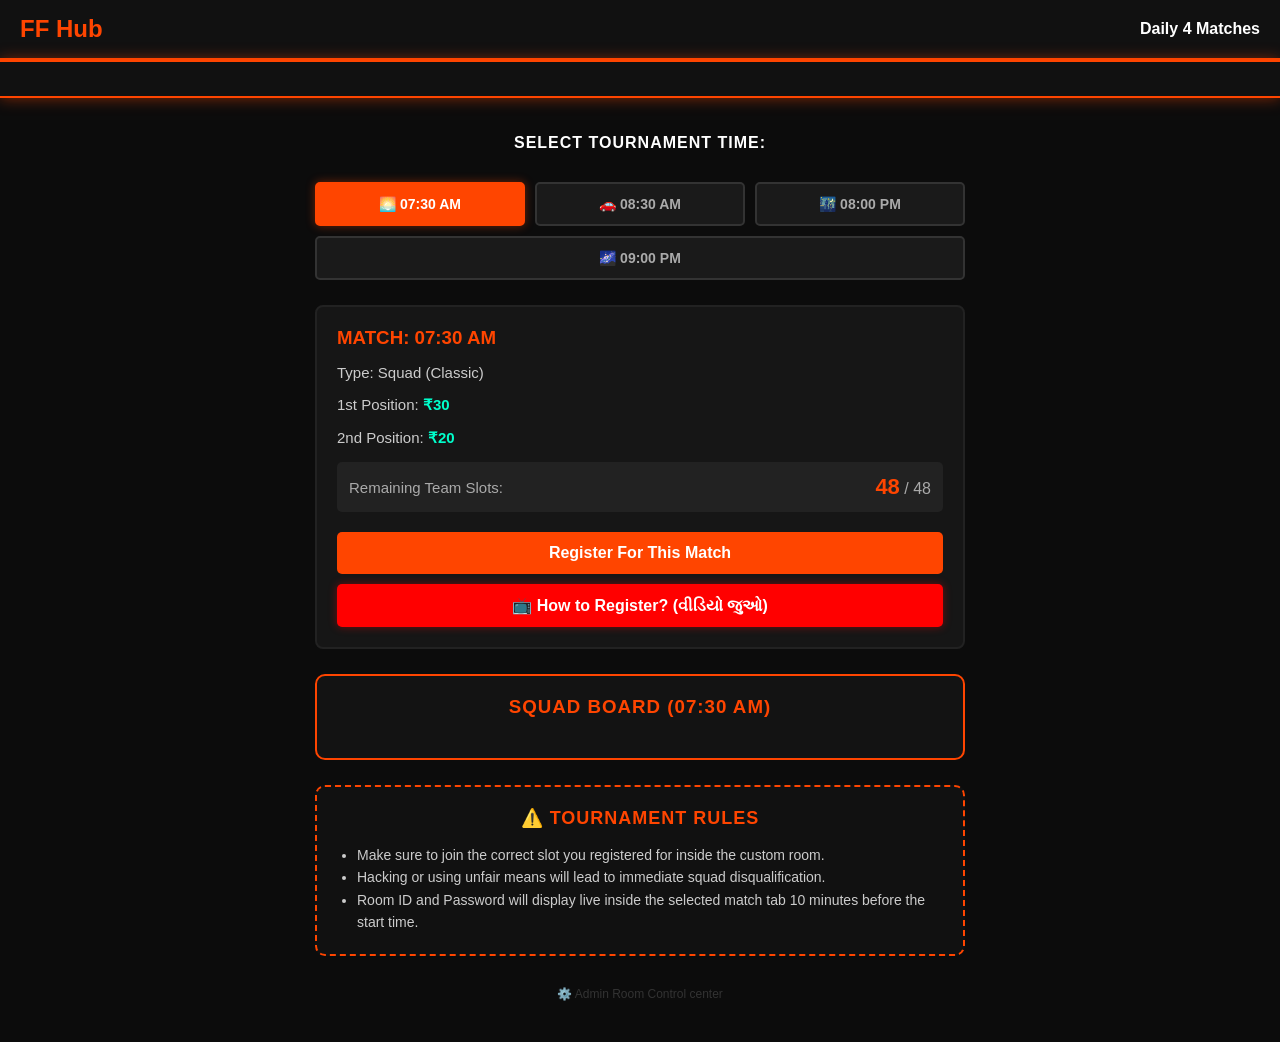
<file: index.html>
<!DOCTYPE html>
<html lang="en">
<head>
    <meta charset="UTF-8">
    <meta name="viewport" content="width=device-width, initial-scale=1.0">
    <title>Free Fire Daily 4 Tournaments</title>
    <style>
        /* Base Reset & Colors */
        body {
            background-color: #0c0c0c;
            color: #fff;
            font-family: Arial, sans-serif;
            margin: 0;
            padding: 0;
        }

        /* Ticker Style */
        .ticker-wrap {
            width: 100%;
            background: #111;
            border-top: 2px solid #ff4500;
            border-bottom: 2px solid #ff4500;
            padding: 8px 0;
            box-shadow: 0 0 15px rgba(255, 69, 0, 0.5);
            overflow: hidden;
            box-sizing: border-box;
        }
        
        .ticker {
            display: inline-block;
            white-space: nowrap;
            padding-left: 100%;
            animation: marquee 15s linear infinite;
            color: #fff;
            font-weight: bold;
            font-size: 14px;
            letter-spacing: 1px;
        }
        
        .ticker span {
            color: #ff4500;
            text-shadow: 0 0 5px #ff4500;
        }

        @keyframes marquee {
            0% { transform: translate3d(0, 0, 0); }
            100% { transform: translate3d(-100%, 0, 0); }
        }

        /* Time Selection Tabs */
        .time-tabs-container {
            display: flex;
            justify-content: center;
            gap: 10px;
            margin-top: 20px;
            width: 95%;
            max-width: 650px;
            flex-wrap: wrap;
        }

        .time-tab {
            background-color: #1a1a1a;
            color: #aaa;
            border: 2px solid #333;
            padding: 12px 15px;
            border-radius: 5px;
            cursor: pointer;
            font-weight: bold;
            font-size: 14px;
            transition: all 0.3s;
            text-align: center;
            flex: 1;
            min-width: 130px;
        }

        .time-tab.active {
            background-color: #ff4500;
            color: #fff;
            border-color: #ff4500;
            box-shadow: 0 0 10px rgba(255, 69, 0, 0.4);
        }

        /* Matches Box Layout */
        .login-box {
            background-color: #161616;
            border: 2px solid #222;
            border-radius: 8px;
            width: 95%; 
            max-width: 650px; 
            padding: 20px; 
            margin-top: 25px; 
            box-sizing: border-box;
        }

        .btn {
            background-color: #ff4500;
            color: white;
            border: none;
            padding: 12px;
            font-size: 16px;
            font-weight: bold;
            border-radius: 5px;
            cursor: pointer;
            transition: background 0.2s;
            text-align: center;
            text-decoration: none;
            display: block;
        }
        .btn:hover {
            background-color: #e03d00;
        }

        .btn-yt {
            background-color: #ff0000;
            margin-top: 10px;
            box-shadow: 0 0 8px rgba(255, 0, 0, 0.4);
        }
        .btn-yt:hover {
            background-color: #cc0000;
        }

        /* Live Room Box */
        .room-details-box {
            width: 95%;
            max-width: 650px;
            background: linear-gradient(145deg, #1e1e1e, #111);
            border: 2px solid #00ffcc;
            border-radius: 10px;
            padding: 15px;
            margin-top: 20px;
            box-shadow: 0 0 20px rgba(0, 255, 204, 0.3);
            text-align: center;
            box-sizing: border-box;
            display: none;
        }

        .room-details-box h4 {
            color: #00ffcc;
            margin: 0 0 10px 0;
            text-transform: uppercase;
            letter-spacing: 2px;
            font-size: 16px;
        }

        .room-info-flex {
            display: flex;
            justify-content: space-around;
            align-items: center;
            flex-wrap: wrap;
            gap: 10px;
        }

        .room-field {
            font-size: 18px;
            color: #fff;
            background: #222;
            padding: 8px 20px;
            border-radius: 5px;
            border: 1px solid #333;
        }

        .room-field span {
            color: #00ffcc;
            font-weight: bold;
        }

        /* Slots Dashboard Layout */
        .slots-container {
            width: 95%;
            max-width: 650px;
            margin-top: 25px;
            background-color: #131313;
            border: 2px solid #ff4500;
            border-radius: 10px;
            padding: 20px;
            box-sizing: border-box;
        }
        
        .squads-list {
            margin-top: 20px;
            max-height: 500px;
            overflow-y: auto;
            padding-right: 5px;
        }
        
        .squad-card {
            background-color: #1a1a1a;
            border: 2px solid #252525;
            border-radius: 8px;
            margin-bottom: 20px;
            padding: 15px;
        }
        
        .squad-header {
            color: #ff4500;
            font-size: 18px;
            font-weight: bold;
            border-bottom: 2px solid #ff4500;
            padding-bottom: 6px;
            margin-bottom: 12px;
            text-transform: uppercase;
            letter-spacing: 1px;
        }

        .player-row {
            display: flex;
            flex-direction: column;
            gap: 8px;
        }
        
        .player-box {
            background-color: #0e0e0e;
            border: 1px dashed #333;
            border-radius: 6px;
            padding: 10px 15px;
            display: flex;
            align-items: center;
            justify-content: space-between;
            font-size: 14px;
            color: #aaa;
        }
        
        .player-box.occupied {
            background-color: #2d1a12;
            border: 1px solid #ff4500;
            color: #fff;
        }

        .player-info-left {
            display: flex;
            align-items: center;
            gap: 20px;
            flex-grow: 1;
        }
        
        .p-num {
            color: #777;
            font-size: 12px;
            min-width: 70px;
        }
        
        .p-name {
            color: #fff;
            font-weight: bold;
            font-size: 16px;
        }
        
        .p-uid {
            color: #ff4500;
            font-size: 12px;
            background-color: rgba(255, 69, 0, 0.1);
            padding: 2px 8px;
            border-radius: 4px;
            border: 1px solid rgba(255, 69, 0, 0.2);
        }

        .remove-btn {
            color: #ff4500;
            cursor: pointer;
            font-weight: bold;
            font-size: 20px;
            padding: 0 10px;
        }

        .textbox input, .textbox select {
            width: 100%;
            padding: 12px;
            background: #222;
            border: 1px solid #333;
            color: white;
            font-size: 16px;
            border-radius: 5px;
            margin-bottom: 15px;
            box-sizing: border-box;
        }

        .notice-container {
            width: 95%;
            max-width: 650px;
            margin-top: 25px;
            margin-bottom: 30px;
            background-color: #111;
            border: 2px dashed #ff4500;
            border-radius: 10px;
            padding: 20px;
            box-sizing: border-box;
        }

        .admin-trigger {
            background: none;
            border: none;
            color: #333;
            cursor: pointer;
            font-size: 12px;
            margin-bottom: 20px;
        }
    </style>
</head>
<body>

    <!-- Header -->
    <header style="display: flex; justify-content: space-between; align-items: center; padding: 15px 20px; background-color: #111; border-bottom: 2px solid #ff4500;">
        <h2 style="color: #ff4500; margin: 0; font-family: sans-serif;">FF Hub</h2>
        <span style="color: #fff; font-weight: bold;">Daily 4 Matches</span>
    </header>

    <!-- Marquee News Ticker -->
    <div class="ticker-wrap">
        <div class="ticker">
            ⚠️ NOTICE: <span>4 Matches Everyday!</span> Select your time slot, check your squad board, and register to claim the prize! 🔥
        </div>
    </div>

    <!-- Main Workspace Dashboard -->
    <div style="padding: 20px; display: flex; justify-content: center; align-items: center; flex-direction: column;">
        
        <!-- Tournament Time Selector Buttons -->
        <h3 style="color: #fff; margin-bottom: 10px; font-family: sans-serif; letter-spacing: 1px; font-size: 16px;">SELECT TOURNAMENT TIME:</h3>
        
        <div class="time-tabs-container">
            <div class="time-tab active" onclick="switchMatch('T1')" id="tab-T1">🌅 07:30 AM</div>
            <div class="time-tab" onclick="switchMatch('T2')" id="tab-T2">🚗 08:30 AM</div>
            <div class="time-tab" onclick="switchMatch('T3')" id="tab-T3">🌃 08:00 PM</div>
            <div class="time-tab" onclick="switchMatch('T4')" id="tab-T4">🌌 09:00 PM</div>
        </div>

        <!-- Info Card Box Layout -->
        <div class="login-box">
            <h3 id="current-match-title" style="color: #ff4500; margin-top:0; margin-bottom: 15px; text-transform: uppercase;">Match: 07:30 AM</h3>
            <p style="color: #ccc; margin-bottom: 8px; font-size: 15px;">Type: Squad (Classic)</p>
            <p style="color: #ccc; margin-bottom: 8px; font-size: 15px;">1st Position: <span style="color: #00ffcc; font-weight: bold;">₹30</span></p>
            <p style="color: #ccc; margin-bottom: 15px; font-size: 15px;">2nd Position: <span style="color: #00ffcc; font-weight: bold;">₹20</span></p>
            
            <div style="background-color: #222; padding: 12px; border-radius: 5px; margin-bottom: 20px; display: flex; justify-content: space-between; align-items: center;">
                <span style="color: #aaa; font-size: 15px;">Remaining Team Slots:</span>
                <div>
                    <span id="slot-count" style="color: #ff4500; font-weight: bold; font-size: 22px;">48</span>
                    <span style="color: #aaa; font-size: 16px;"> / 48</span>
                </div>
            </div>

            <button class="btn" id="reg-btn" onclick="openRegistration()" style="width: 100%;">Register For This Match</button>
            
            <!-- YouTube Link Button Added Here -->
            <a href="https://youtu.be/iIOMNTNoShE?si=U7_HoGooPaZVWZ-b" target="_blank" class="btn btn-yt">📺 How to Register? (વીડિયો જુઓ)</a>
        </div>

        <!-- Live Custom Room Details Box -->
        <div class="room-details-box" id="live-room-box">
            <h4>⚔️ Custom Room Live Details ⚔️</h4>
            <div class="room-info-flex">
                <div class="room-field">Room ID: <span id="display-room-id">-------</span></div>
                <div class="room-field">Password: <span id="display-room-pass">-------</span></div>
            </div>
        </div>

        <!-- Dynamic Squad Layout Dashboard -->
        <div class="slots-container">
            <h3 id="board-title" style="color: #ff4500; margin: 0; text-align: center; text-transform: uppercase; letter-spacing: 1px;">Squad Board (07:30 AM)</h3>
            <div class="squads-list" id="squads-display-list">
                <!-- Injected dynamically by Javascript -->
            </div>
        </div>

        <!-- Rules Layout Sheet -->
        <div class="notice-container">
            <h3 style="color: #ff4500; margin: 0 0 15px 0; text-align: center; font-size: 18px; text-transform: uppercase; letter-spacing: 1px;">⚠️ Tournament Rules</h3>
            <ul style="color: #ccc; padding-left: 20px; font-size: 14px; line-height: 1.6; margin:0;">
                <li>Make sure to join the correct slot you registered for inside the custom room.</li>
                <li>Hacking or using unfair means will lead to immediate squad disqualification.</li>
                <li>Room ID and Password will display live inside the selected match tab 10 minutes before the start time.</li>
            </ul>
        </div>

        <!-- Secret Control Center Hook -->
        <button class="admin-trigger" onclick="openAdminPanel()">⚙️ Admin Room Control center</button>
    </div>

    <!-- Registration Window Modal Modal Overlay -->
    <div id="reg-modal" style="display: none; position: fixed; top: 0; left: 0; width: 100%; height: 100%; background-color: rgba(0,0,0,0.85); justify-content: center; align-items: center; z-index: 999;">
        <div class="login-box" style="width: 90%; max-width: 360px; padding: 25px;">
            <h3 id="modal-title" style="color: #ff4500; margin-bottom: 20px; font-size: 18px; text-align: center;">Join Squad</h3>
            
            <div class="textbox"><input type="text" id="player-name" placeholder="In-Game Name (IGN)"></div>
            <div class="textbox"><input type="number" id="player-uid" placeholder="Free Fire Fire UID"></div>
            <div class="textbox"><input type="password" id="player-pin" placeholder="Set Secret 4-Digit PIN" maxlength="4"></div>
            <div class="textbox"><select id="squad-select" onchange="updatePlayerDropdown()"></select></div>
            <div class="textbox"><select id="player-slot-select"></select></div>

            <button class="btn" onclick="submitRegistration()" style="margin-bottom: 10px; width: 100%;">Confirm & Join</button>
            <button class="btn" onclick="closeRegistration()" style="background-color: #333; width: 100%;">Cancel</button>
        </div>
    </div>

    <script>
        var totalSquads = 12;
        var playersPerSquad = 4;
        var adminPassword = "1234"; 
        var currentMatchKey = "T1";

        // Separate Object Database Architecture for 4 Different Pages Configuration
        var matchesDatabase = {
            T1: { title: "07:30 AM Match", label: "07:30 AM", roomId: "", roomPass: "", data: [] },
            T2: { title: "08:30 AM Match", label: "08:30 AM", roomId: "", roomPass: "", data: [] },
            T3: { title: "08:00 PM Match", label: "08:00 PM", roomId: "", roomPass: "", data: [] },
            T4: { title: "09:00 PM Match", label: "09:00 PM", roomId: "", roomPass: "", data: [] }
        };

        // Injects Fresh Arrays inside database
        for (var key in matchesDatabase) {
            for (var i = 0; i < totalSquads; i++) {
                matchesDatabase[key].data.push(new Array(playersPerSquad).fill(null));
            }
        }

        // Main Tab Switch Handler Trigger
        function switchMatch(key) {
            currentMatchKey = key;
            
            // Re-render Selection Buttons Status
            document.querySelectorAll('.time-tab').forEach(tab => tab.classList.remove('active'));
            document.getElementById('tab-' + key).classList.add('active');

            // Set Page Dynamic Header Information
            document.getElementById('current-match-title').innerText = "Match: " + matchesDatabase[key].label;
            document.getElementById('board-title').innerText = "Squad Board (" + matchesDatabase[key].label + ")";

            // Manage Custom Room Container State
            var roomBox = document.getElementById('live-room-box');
            if(matchesDatabase[key].roomId && matchesDatabase[key].roomPass) {
                document.getElementById('display-room-id').innerText = matchesDatabase[key].roomId;
                document.getElementById('display-room-pass').innerText = matchesDatabase[key].roomPass;
                roomBox.style.display = "block";
            } else {
                roomBox.style.display = "none";
            }

            // Sync Database Data with layout rendering engine
            displaySquads();
        }

        // Layout Rendering Engine Engine Setup
        function displaySquads() {
            var container = document.getElementById('squads-display-list');
            container.innerHTML = "";
            var totalFilled = 0;
            var currentData = matchesDatabase[currentMatchKey].data;

            for (var s = 0; s < totalSquads; s++) {
                var squadCard = document.createElement('div');
                squadCard.className = "squad-card";
                
                var header = document.createElement('div');
                header.className = "squad-header";
                header.innerHTML = `<span>Squad ${s + 1}</span>`;
                squadCard.appendChild(header);

                var row = document.createElement('div');
                row.className = "player-row";

                for (var p = 0; p < playersPerSquad; p++) {
                    var player = currentData[s][p];
                    var box = document.createElement('div');
                    
                    if (player) {
                        totalFilled++;
                        box.className = "player-box occupied";
                        box.innerHTML = `<div class="player-info-left">
                                            <span class="p-num">Player ${p + 1}</span>
                                            <span class="p-name">${player.name}</span>
                                         </div>
                                         <span class="p-uid">ID: ${player.uid}</span>
                                         <span class="remove-btn" onclick="leaveSlot(${s}, ${p})">×</span>`;
                    } else {
                        box.className = "player-box";
                        box.innerHTML = `<div class="player-info-left">
                                            <span class="p-num">Player ${p + 1}</span>
                                            <span style="color:#444; font-style: italic;">Empty Slot</span>
                                         </div>`;
                    }
                    row.appendChild(box);
                }
                squadCard.appendChild(row);
                container.appendChild(squadCard);
            }

            var remaining = 48 - totalFilled;
            document.getElementById('slot-count').innerText = remaining;
        }

        function openAdminPanel() {
            var access = prompt("Enter Admin Secret Code:");
            if (access === adminPassword) {
                var newRoomId = prompt("Enter Room ID for " + matchesDatabase[currentMatchKey].label + " Match:");
                var newRoomPass = prompt("Enter Room Password for " + matchesDatabase[currentMatchKey].label + " Match:");
                
                if (newRoomId && newRoomPass) {
                    matchesDatabase[currentMatchKey].roomId = newRoomId;
                    matchesDatabase[currentMatchKey].roomPass = newRoomPass;
                    
                    document.getElementById('display-room-id').innerText = newRoomId;
                    document.getElementById('display-room-pass').innerText = newRoomPass;
                    document.getElementById('live-room-box').style.display = "block";
                    alert("Room details published live for " + matchesDatabase[currentMatchKey].label + "!");
                } else {
                    alert("Fields cannot be empty!");
                }
            } else if (access !== null) {
                alert("Access Denied! Wrong Admin Code.");
            }
        }

        function leaveSlot(squadIndex, playerIndex) {
            var currentData = matchesDatabase[currentMatchKey].data;
            var playerData = currentData[squadIndex][playerIndex];
            if (!playerData) return;

            var userPin = prompt("Enter your 4-Digit Secret PIN to leave this slot:");
            if (userPin === null) return;

            if (userPin === playerData.pin) {
                currentData[squadIndex][playerIndex] = null;
                displaySquads();
                alert("Slot released
</file>
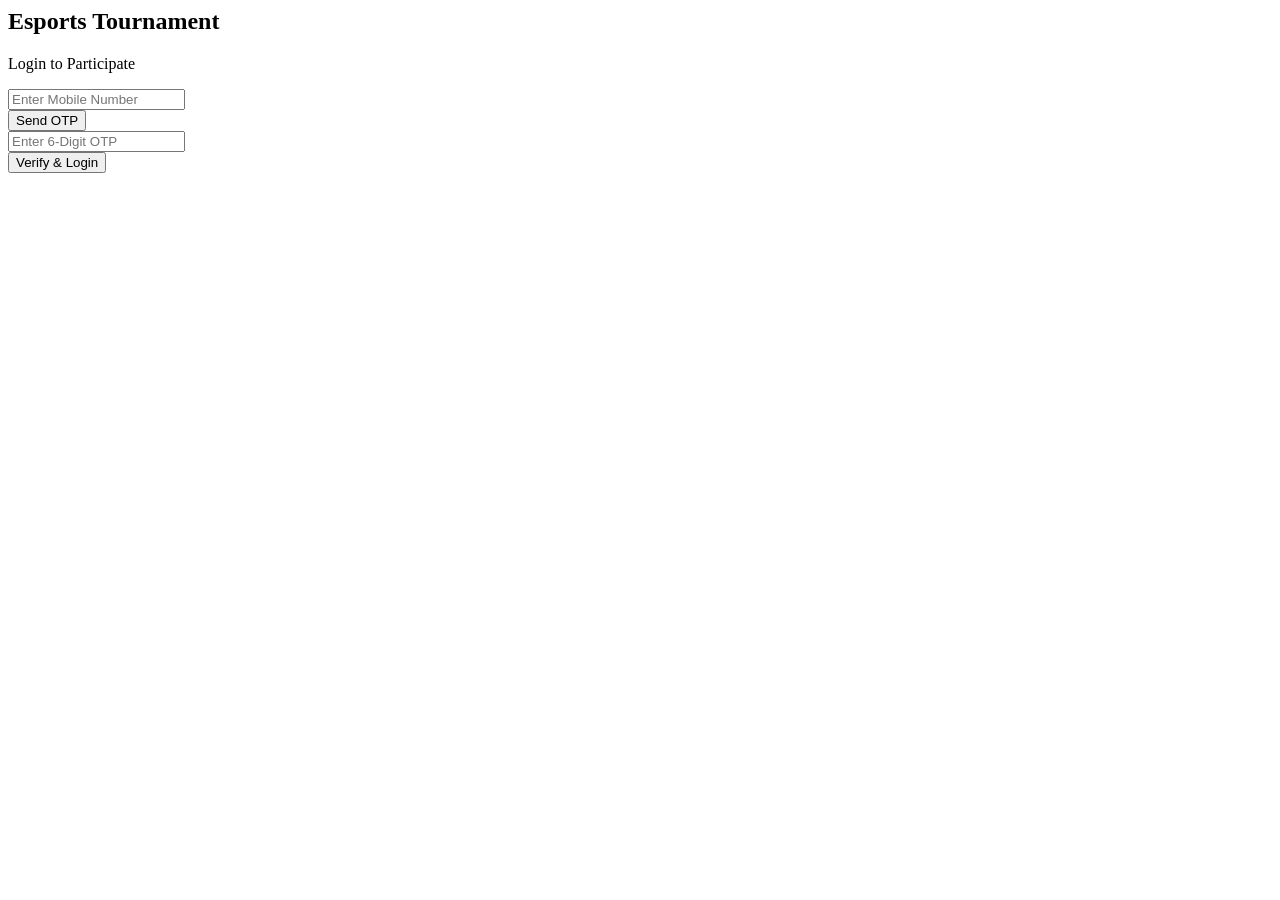
<file: login.html>
</div>
    </div>

</body>
</html>
<!DOCTYPE html>
<html lang="en">
<head>
    <meta charset="UTF-8">
    <meta name="viewport" content="width=device-width, initial-scale=1.0">
    <title>Free Fire Tournament Login</title>
    <link rel="stylesheet" href="style.css">
</head>
<body>

    <div class="login-box">
        <h2>Esports Tournament</h2>
        <p>Login to Participate</p>

        <div class="textbox">
            <input type="tel" id="phone" placeholder="Enter Mobile Number" maxlength="10">
        </div>

        <button class="btn" id="send-btn" onclick="sendOTP()">Send OTP</button>

        <div id="otp-section">
            <div class="textbox">
                <input type="text" id="otp" placeholder="Enter 6-Digit OTP" maxlength="6">
            </div>
            <button class="btn" onclick="verifyOTP()">Verify & Login</button>
        </div>
    </div>

    <script>
        function sendOTP() {
            var phone = document.getElementById('phone').value;
            if (phone.length === 10) {
                alert("OTP Sent Successfully to " + phone);
                document.getElementById('otp-section').style.display = 'block';
            } else {
                alert("Please enter a valid 10-digit mobile number!");
            }
        }

        function verifyOTP() {
            var otp = document.getElementById('otp').value;
            if (otp === "123456") {
                alert("Login Successful! Welcome to Tournament Hub.");
            } else {
                alert("Invalid OTP! Please try again.");
            }
        }
    </script>

</body>
</html>
</file>
<file: style.css>
<!DOCTYPE html>
<html lang="en">
<head>
    <meta charset="UTF-8">
    <meta name="viewport" content="width=device-width, initial-scale=1.0">
    <title>Free Fire Tournament Login</title>
    <link rel="stylesheet" href="style.css">
</head>
<body>

    <div class="login-box">
        <h2>Esports Tournament</h2>
        <p>Login to Participate</p>

        <!-- Phone Number Input -->
        <div class="textbox">
            <input type="tel" id="phone" placeholder="Enter Mobile Number" maxlength="10">
        </div>

        <!-- Send OTP Button -->
        <button class="btn" id="send-btn" onclick="sendOTP()">Send OTP</button>

        <!-- OTP Section (Strictly Hidden Initially) -->
        <div id="otp-section" style="display: none; visibility: hidden; margin-top: 20px;">
            <div class="textbox">
                <input type="text" id="otp" placeholder="Enter 6-Digit OTP" maxlength="6">
            </div>
            <button class="btn" onclick="verifyOTP()">Verify & Login</button>
        </div>
    </div>

    <script>
        function sendOTP() {
            var phone = document.getElementById('phone').value;
            if (phone.length === 10) {
                alert("OTP Sent Successfully to " + phone);
                
                // Show OTP section completely
                var otpSection = document.getElementById('otp-section');
                otpSection.style.display = 'block';
                otpSection.style.visibility = 'visible';
            } else {
                alert("Please enter a valid 10-digit mobile number!");
            }
        }

        function verifyOTP() {
            var otp = document.getElementById('otp').value;
            if (otp === "123456") {
                alert("Login Successful! Welcome to Tournament Hub.");
            } else {
                alert("Invalid OTP! Please try again.");
            }
        }
    </script>

</body>
</html>
</file>
